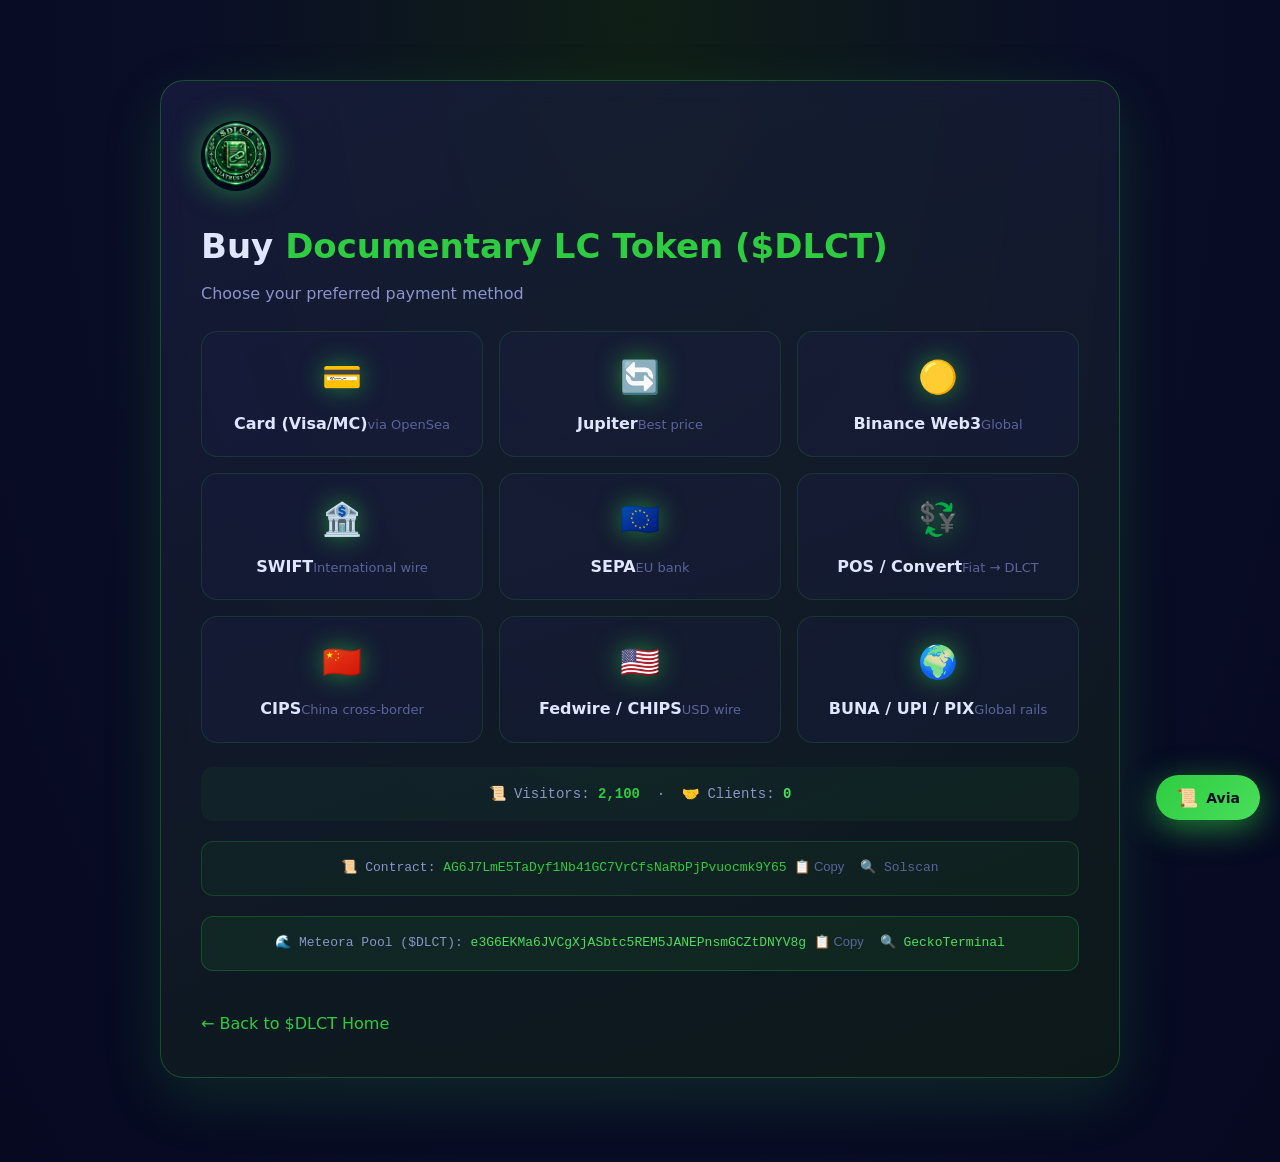
<file: buy.html>
<!DOCTYPE html>
<html lang="en">
<head>
<meta charset="UTF-8" />
<meta name="viewport" content="width=device-width, initial-scale=1.0"/>
<title>Buy $DLCT — Card, SWIFT, SEPA, Crypto</title>
<link rel="icon" href="dlct_logo.png" />
<link rel="stylesheet" href="ai-agent.css" />
<style>
* { margin: 0; padding: 0; box-sizing: border-box; }
body { font-family: 'Segoe UI', system-ui, sans-serif; background: radial-gradient(ellipse at top, #0F1F15 0%, #0A0E27 50%, #060920 100%); color: #E0E6FF; line-height: 1.6; padding-top: 80px; padding-bottom: 60px; }
.container { max-width: 1000px; margin: 0 auto; padding: 0 20px; }
.glass-card { background: linear-gradient(160deg, rgba(26,30,65,0.7), rgba(15,31,21,0.7)); backdrop-filter: blur(12px); border: 1px solid rgba(46,204,64,0.3); border-radius: 24px; padding: 40px; margin-bottom: 24px; box-shadow: 0 20px 60px rgba(46,204,64,0.15); }
.glass-card h1 { font-size: 34px; margin-bottom: 8px; }
.glass-card h1 .highlight { color: #2ECC40; }
.glass-card .sub { color: #8A94C8; margin-bottom: 24px; }
.method-grid { display: grid; grid-template-columns: 1fr 1fr 1fr; gap: 16px; margin-bottom: 24px; }
.method-card { background: rgba(26,30,65,0.4); border: 1px solid rgba(46,204,64,0.15); border-radius: 16px; padding: 20px 16px; text-align: center; transition: 0.3s; text-decoration: none; color: #E0E6FF; }
.method-card:hover { border-color: #2ECC40; transform: translateY(-4px); box-shadow: 0 15px 30px rgba(46,204,64,0.2); }
.method-card .icon { font-size: 32px; display: block; margin-bottom: 8px; filter: drop-shadow(0 0 12px rgba(46,204,64,0.6)); }
.method-card .name { font-weight: 600; }
.method-card .desc { font-size: 13px; color: #5A649A; }
.contract-box { background: rgba(46,204,64,0.05); border: 1px solid rgba(46,204,64,0.2); border-radius: 12px; padding: 16px; margin: 20px 0; text-align: center; font-size: 13px; color: #8A94C8; font-family: 'Courier New', monospace; }
.contract-box .addr { color: #2ECC40; }
.contract-box .copy-btn { background: transparent; border: none; color: #5A649A; cursor: pointer; font-size: 13px; }
.contract-box .copy-btn:hover { color: #2ECC40; }
.contract-box .solscan-link { color: #5A649A; text-decoration: none; font-size: 13px; margin-left: 8px; }
.contract-box .solscan-link:hover { color: #fff; }
.pool-box { background: rgba(46,204,64,0.08); border: 1px solid rgba(46,204,64,0.25); border-radius: 12px; padding: 16px; margin: 20px 0; text-align: center; font-size: 13px; color: #8A94C8; font-family: 'Courier New', monospace; }
.pool-box .addr { color: #4ADE5C; }
.pool-box .copy-btn { background: transparent; border: none; color: #5A649A; cursor: pointer; font-size: 13px; }
.pool-box .copy-btn:hover { color: #4ADE5C; }
.pool-box .link { color: #4ADE5C; text-decoration: none; font-size: 13px; margin-left: 8px; }
.pool-box .link:hover { color: #fff; }
.back-link { display: inline-block; margin-top: 20px; color: #2ECC40; text-decoration: none; font-weight: 500; }
.back-link:hover { text-decoration: underline; }
.logo-img { height: 70px; width: auto; margin-bottom: 20px; border-radius: 50%; box-shadow: 0 0 30px rgba(46,204,64,0.6); }
.counter-box { text-align: center; padding: 16px; background: rgba(46,204,64,0.05); border-radius: 12px; margin: 20px 0; font-size: 14px; color: #8A94C8; font-family: 'Courier New', monospace; }
.counter-box .counter-visitors { color: #2ECC40; font-weight: 600; }
.counter-box .counter-clients { color: #4ADE5C; font-weight: 600; }
@media (max-width: 700px) { .method-grid { grid-template-columns: 1fr 1fr; } .glass-card { padding: 24px; } }
@media (max-width: 450px) { .method-grid { grid-template-columns: 1fr; } .contract-box, .pool-box { font-size: 11px; } }
</style>
</head>
<body>
<div class="container">
<div class="glass-card">
<img src="dlct_logo.png" alt="$DLCT" class="logo-img" />
<h1>Buy <span class="highlight">Documentary LC Token ($DLCT)</span></h1>
<p class="sub">Choose your preferred payment method</p>

<div class="method-grid">
  <a href="https://opensea.io/token/solana/AG6J7LmE5TaDyf1Nb41GC7VrCfsNaRbPjPvuocmk9Y65" target="_blank" class="method-card"><span class="icon">💳</span><span class="name">Card (Visa/MC)</span><span class="desc">via OpenSea</span></a>
  <a href="https://jup.ag/tokens/AG6J7LmE5TaDyf1Nb41GC7VrCfsNaRbPjPvuocmk9Y65" target="_blank" class="method-card"><span class="icon">🔄</span><span class="name">Jupiter</span><span class="desc">Best price</span></a>
  <a href="https://app.binance.com/uni-qr/web3-token-details?tokenCA=AG6J7LmE5TaDyf1Nb41GC7VrCfsNaRbPjPvuocmk9Y65" target="_blank" class="method-card"><span class="icon">🟡</span><span class="name">Binance Web3</span><span class="desc">Global</span></a>
  <a href="https://www.binance.com/" target="_blank" class="method-card"><span class="icon">🏦</span><span class="name">SWIFT</span><span class="desc">International wire</span></a>
  <a href="https://www.okx.com/" target="_blank" class="method-card"><span class="icon">🇪🇺</span><span class="name">SEPA</span><span class="desc">EU bank</span></a>
  <a href="https://www.binance.com/en/convert" target="_blank" class="method-card"><span class="icon">💱</span><span class="name">POS / Convert</span><span class="desc">Fiat → DLCT</span></a>
  <a href="https://www.okx.com/" target="_blank" class="method-card"><span class="icon">🇨🇳</span><span class="name">CIPS</span><span class="desc">China cross-border</span></a>
  <a href="https://www.kraken.com/" target="_blank" class="method-card"><span class="icon">🇺🇸</span><span class="name">Fedwire / CHIPS</span><span class="desc">USD wire</span></a>
  <a href="https://www.binance.com/" target="_blank" class="method-card"><span class="icon">🌍</span><span class="name">BUNA / UPI / PIX</span><span class="desc">Global rails</span></a>
</div>

<div class="counter-box">
  📜 Visitors: <span class="counter-visitors">2,030</span>
  &nbsp;·&nbsp;
  🤝 Clients: <span class="counter-clients">0</span>
</div>

<div class="contract-box">
  📜 Contract: <span class="addr">AG6J7LmE5TaDyf1Nb41GC7VrCfsNaRbPjPvuocmk9Y65</span>
  <button onclick="navigator.clipboard.writeText('AG6J7LmE5TaDyf1Nb41GC7VrCfsNaRbPjPvuocmk9Y65')" class="copy-btn">📋 Copy</button>
  <a href="https://solscan.io/token/AG6J7LmE5TaDyf1Nb41GC7VrCfsNaRbPjPvuocmk9Y65" target="_blank" class="solscan-link">🔍 Solscan</a>
</div>

<div class="pool-box">
  🌊 Meteora Pool ($DLCT): <span class="addr">e3G6EKMa6JVCgXjASbtc5REM5JANEPnsmGCZtDNYV8g</span>
  <button onclick="navigator.clipboard.writeText('e3G6EKMa6JVCgXjASbtc5REM5JANEPnsmGCZtDNYV8g')" class="copy-btn">📋 Copy</button>
  <a href="https://www.geckoterminal.com/solana/pools/e3G6EKMa6JVCgXjASbtc5REM5JANEPnsmGCZtDNYV8g" target="_blank" class="link">🔍 GeckoTerminal</a>
</div>

<a href="index.html" class="back-link">← Back to $DLCT Home</a>
</div>
</div>
<script src="counter.js"></script>
<script src="ai-agent.js"></script>
</body>
</html>
</file>
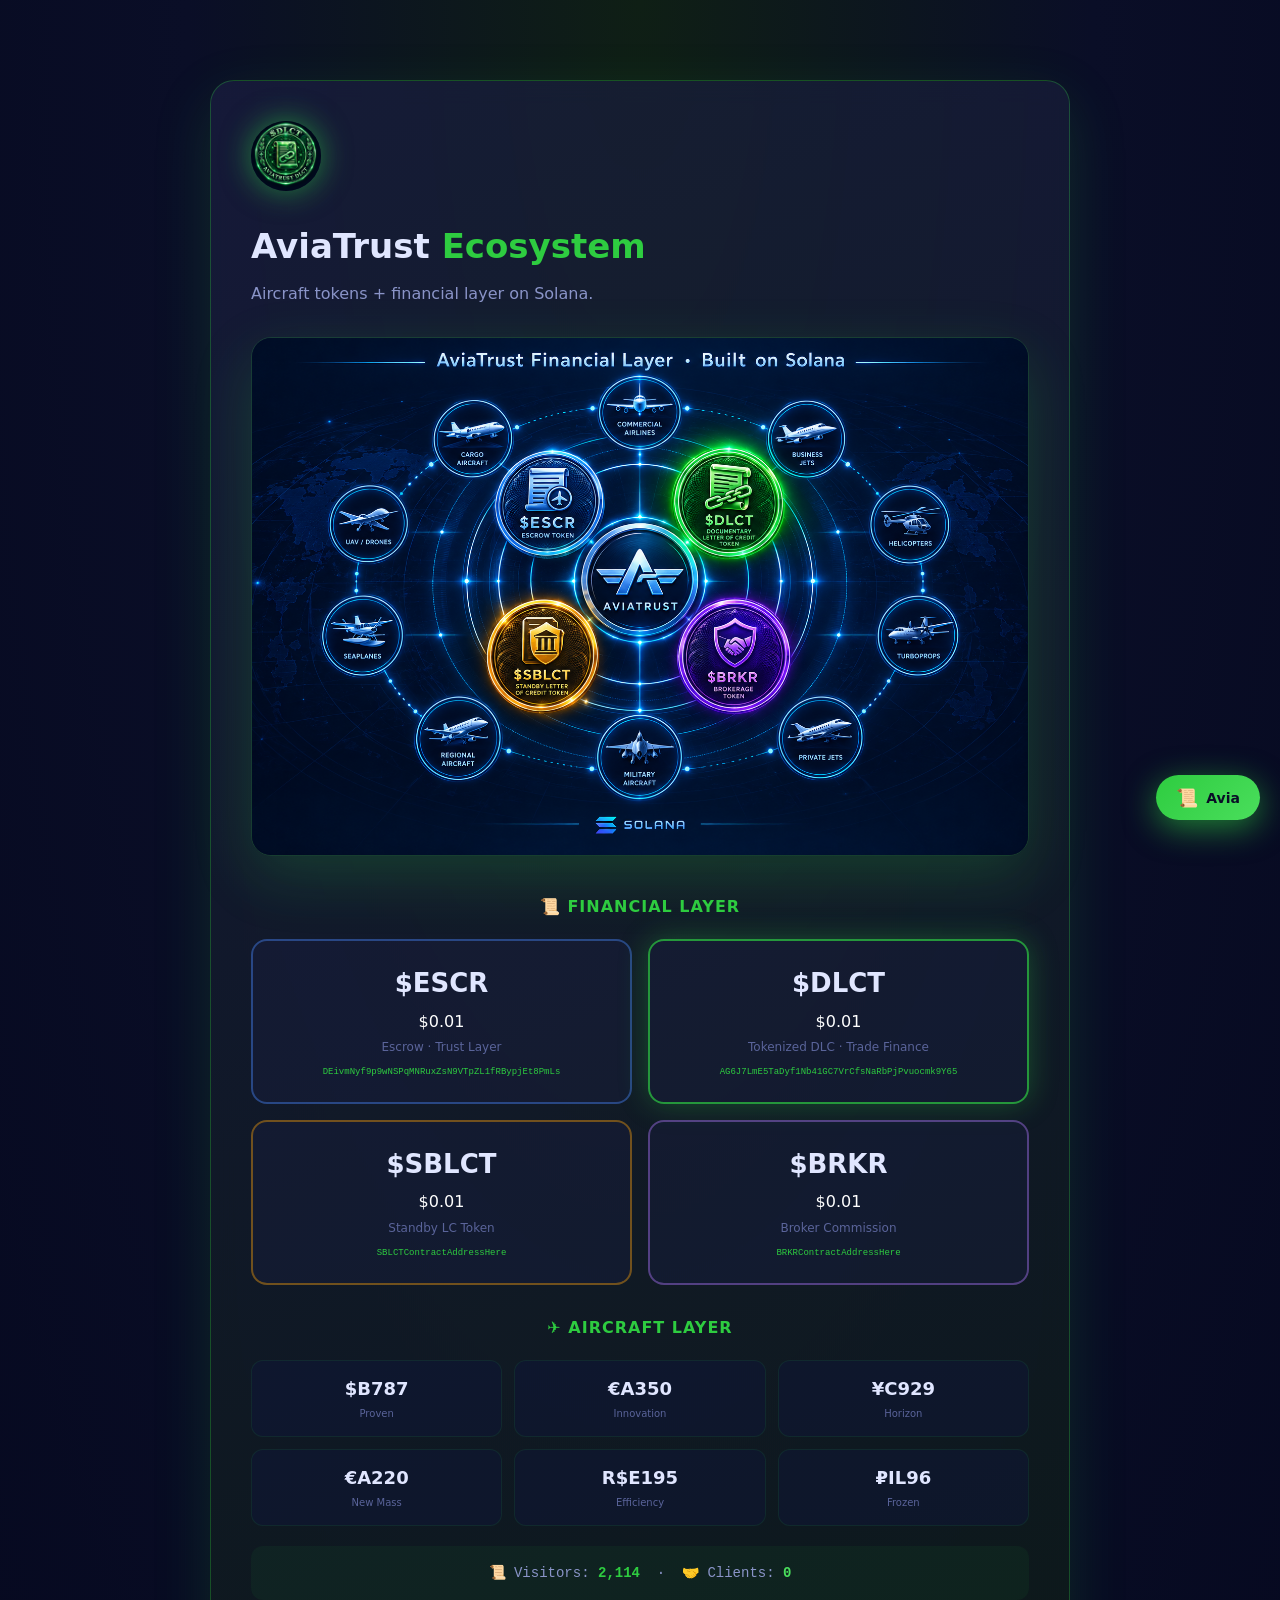
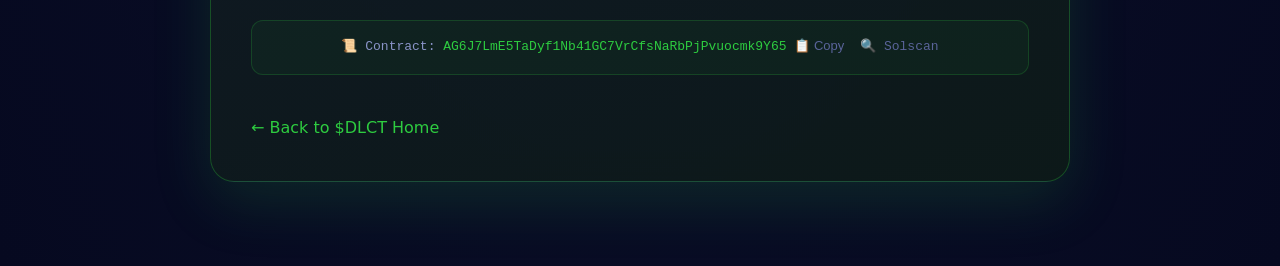
<file: ecosystem.html>
<!DOCTYPE html>
<html lang="en">
<head>
<meta charset="UTF-8" />
<meta name="viewport" content="width=device-width, initial-scale=1.0"/>
<title>$DLCT — AviaTrust Ecosystem</title>
<link rel="icon" href="dlct_logo.png" />
<link rel="stylesheet" href="ai-agent.css" />
<style>
* { margin: 0; padding: 0; box-sizing: border-box; }
body { font-family: 'Segoe UI', system-ui, sans-serif; background: radial-gradient(ellipse at top, #0F1F15 0%, #0A0E27 50%, #060920 100%); color: #E0E6FF; line-height: 1.6; padding-top: 80px; padding-bottom: 60px; }
.container { max-width: 900px; margin: 0 auto; padding: 0 20px; }
.glass-card { background: linear-gradient(160deg, rgba(26,30,65,0.7), rgba(15,31,21,0.7)); backdrop-filter: blur(12px); border: 1px solid rgba(46,204,64,0.3); border-radius: 24px; padding: 40px; margin-bottom: 24px; box-shadow: 0 20px 60px rgba(46,204,64,0.15); }
.glass-card h1 { font-size: 34px; margin-bottom: 8px; }
.glass-card h1 .highlight { color: #2ECC40; }
.glass-card .sub { color: #8A94C8; margin-bottom: 24px; }
.image-block { max-width: 100%; margin: 30px auto; text-align: center; }
.image-block img { max-width: 100%; border-radius: 20px; border: 1px solid rgba(46,204,64,0.2); box-shadow: 0 20px 60px rgba(46,204,64,0.2); }
.section-subtitle { text-align: center; margin: 30px 0 16px; color: #2ECC40; font-size: 16px; font-weight: 600; text-transform: uppercase; letter-spacing: 1px; }
.token-row { display: grid; grid-template-columns: repeat(2, 1fr); gap: 16px; margin: 20px 0; }
.token-card { background: rgba(26,30,65,0.4); border: 2px solid rgba(46,204,64,0.2); border-radius: 16px; padding: 22px 16px; text-align: center; transition: 0.3s; }
.token-card:hover { transform: translateY(-3px); box-shadow: 0 15px 30px rgba(46,204,64,0.2); }
.token-card .symbol { font-size: 26px; font-weight: 700; }
.token-card .price { font-size: 16px; color: #fff; margin-top: 4px; }
.token-card .desc { font-size: 12px; color: #5A649A; margin-top: 4px; }
.token-card .contract { font-size: 9px; font-family: 'Courier New', monospace; color: #2ECC40; margin-top: 8px; word-break: break-all; }
.token-card.escr { border-color: rgba(74,140,255,0.4); }
.token-card.dlct { border-color: rgba(46,204,64,0.7); box-shadow: 0 0 30px rgba(46,204,64,0.3); }
.token-card.sblct { border-color: rgba(255,165,0,0.4); }
.token-card.brkr { border-color: rgba(181,123,255,0.4); }
.aircraft-row { display: grid; grid-template-columns: repeat(3, 1fr); gap: 12px; margin: 20px 0; }
.aircraft-card { background: rgba(15,20,64,0.4); border: 1px solid rgba(46,204,64,0.1); border-radius: 12px; padding: 14px 10px; text-align: center; }
.aircraft-card .symbol { font-size: 18px; font-weight: 700; }
.aircraft-card .desc { font-size: 10px; color: #5A649A; margin-top: 2px; }
.contract-box { background: rgba(46,204,64,0.05); border: 1px solid rgba(46,204,64,0.2); border-radius: 12px; padding: 16px; margin: 20px 0; text-align: center; font-size: 13px; color: #8A94C8; font-family: 'Courier New', monospace; }
.contract-box .addr { color: #2ECC40; }
.contract-box .copy-btn { background: transparent; border: none; color: #5A649A; cursor: pointer; font-size: 13px; }
.contract-box .copy-btn:hover { color: #2ECC40; }
.contract-box .solscan-link { color: #5A649A; text-decoration: none; font-size: 13px; margin-left: 8px; }
.contract-box .solscan-link:hover { color: #fff; }
.counter-box { text-align: center; padding: 16px; background: rgba(46,204,64,0.05); border-radius: 12px; margin: 20px 0; font-size: 14px; color: #8A94C8; font-family: 'Courier New', monospace; }
.counter-box .counter-visitors { color: #2ECC40; font-weight: 600; }
.counter-box .counter-clients { color: #4ADE5C; font-weight: 600; }
.back-link { display: inline-block; margin-top: 20px; color: #2ECC40; text-decoration: none; font-weight: 500; }
.logo-img { height: 70px; width: auto; margin-bottom: 20px; border-radius: 50%; box-shadow: 0 0 30px rgba(46,204,64,0.6); }
@media (max-width: 800px) { .token-row { grid-template-columns: 1fr; } .aircraft-row { grid-template-columns: 1fr 1fr; } .glass-card { padding: 24px; } }
</style>
</head>
<body>
<div class="container">
<div class="glass-card">
<img src="dlct_logo.png" alt="$DLCT" class="logo-img" />
<h1>AviaTrust <span class="highlight">Ecosystem</span></h1>
<p class="sub">Aircraft tokens + financial layer on Solana.</p>

<div class="image-block">
  <img src="dlct_ecosystem_map.png" alt="AviaTrust Ecosystem" />
</div>

<div class="section-subtitle">📜 Financial Layer</div>
<div class="token-row">
  <div class="token-card escr"><div class="symbol">$ESCR</div><div class="price">$0.01</div><div class="desc">Escrow · Trust Layer</div><div class="contract">DEivmNyf9p9wNSPqMNRuxZsN9VTpZL1fRBypjEt8PmLs</div></div>
  <div class="token-card dlct"><div class="symbol">$DLCT</div><div class="price">$0.01</div><div class="desc">Tokenized DLC · Trade Finance</div><div class="contract">AG6J7LmE5TaDyf1Nb41GC7VrCfsNaRbPjPvuocmk9Y65</div></div>
  <div class="token-card sblct"><div class="symbol">$SBLCT</div><div class="price">$0.01</div><div class="desc">Standby LC Token</div><div class="contract">SBLCTContractAddressHere</div></div>
  <div class="token-card brkr"><div class="symbol">$BRKR</div><div class="price">$0.01</div><div class="desc">Broker Commission</div><div class="contract">BRKRContractAddressHere</div></div>
</div>

<div class="section-subtitle">✈️ Aircraft Layer</div>
<div class="aircraft-row">
  <div class="aircraft-card"><div class="symbol">$B787</div><div class="desc">Proven</div></div>
  <div class="aircraft-card"><div class="symbol">€A350</div><div class="desc">Innovation</div></div>
  <div class="aircraft-card"><div class="symbol">¥C929</div><div class="desc">Horizon</div></div>
  <div class="aircraft-card"><div class="symbol">€A220</div><div class="desc">New Mass</div></div>
  <div class="aircraft-card"><div class="symbol">R$E195</div><div class="desc">Efficiency</div></div>
  <div class="aircraft-card"><div class="symbol">₽IL96</div><div class="desc">Frozen</div></div>
</div>

<div class="counter-box">
  📜 Visitors: <span class="counter-visitors">2,030</span>
  &nbsp;·&nbsp;
  🤝 Clients: <span class="counter-clients">0</span>
</div>

<div class="contract-box">
  📜 Contract: <span class="addr">AG6J7LmE5TaDyf1Nb41GC7VrCfsNaRbPjPvuocmk9Y65</span>
  <button onclick="navigator.clipboard.writeText('AG6J7LmE5TaDyf1Nb41GC7VrCfsNaRbPjPvuocmk9Y65')" class="copy-btn">📋 Copy</button>
  <a href="https://solscan.io/token/AG6J7LmE5TaDyf1Nb41GC7VrCfsNaRbPjPvuocmk9Y65" target="_blank" class="solscan-link">🔍 Solscan</a>
</div>

<a href="index.html" class="back-link">← Back to $DLCT Home</a>
</div>
</div>
<script src="counter.js"></script>
<script src="ai-agent.js"></script>
</body>
</html>
</file>
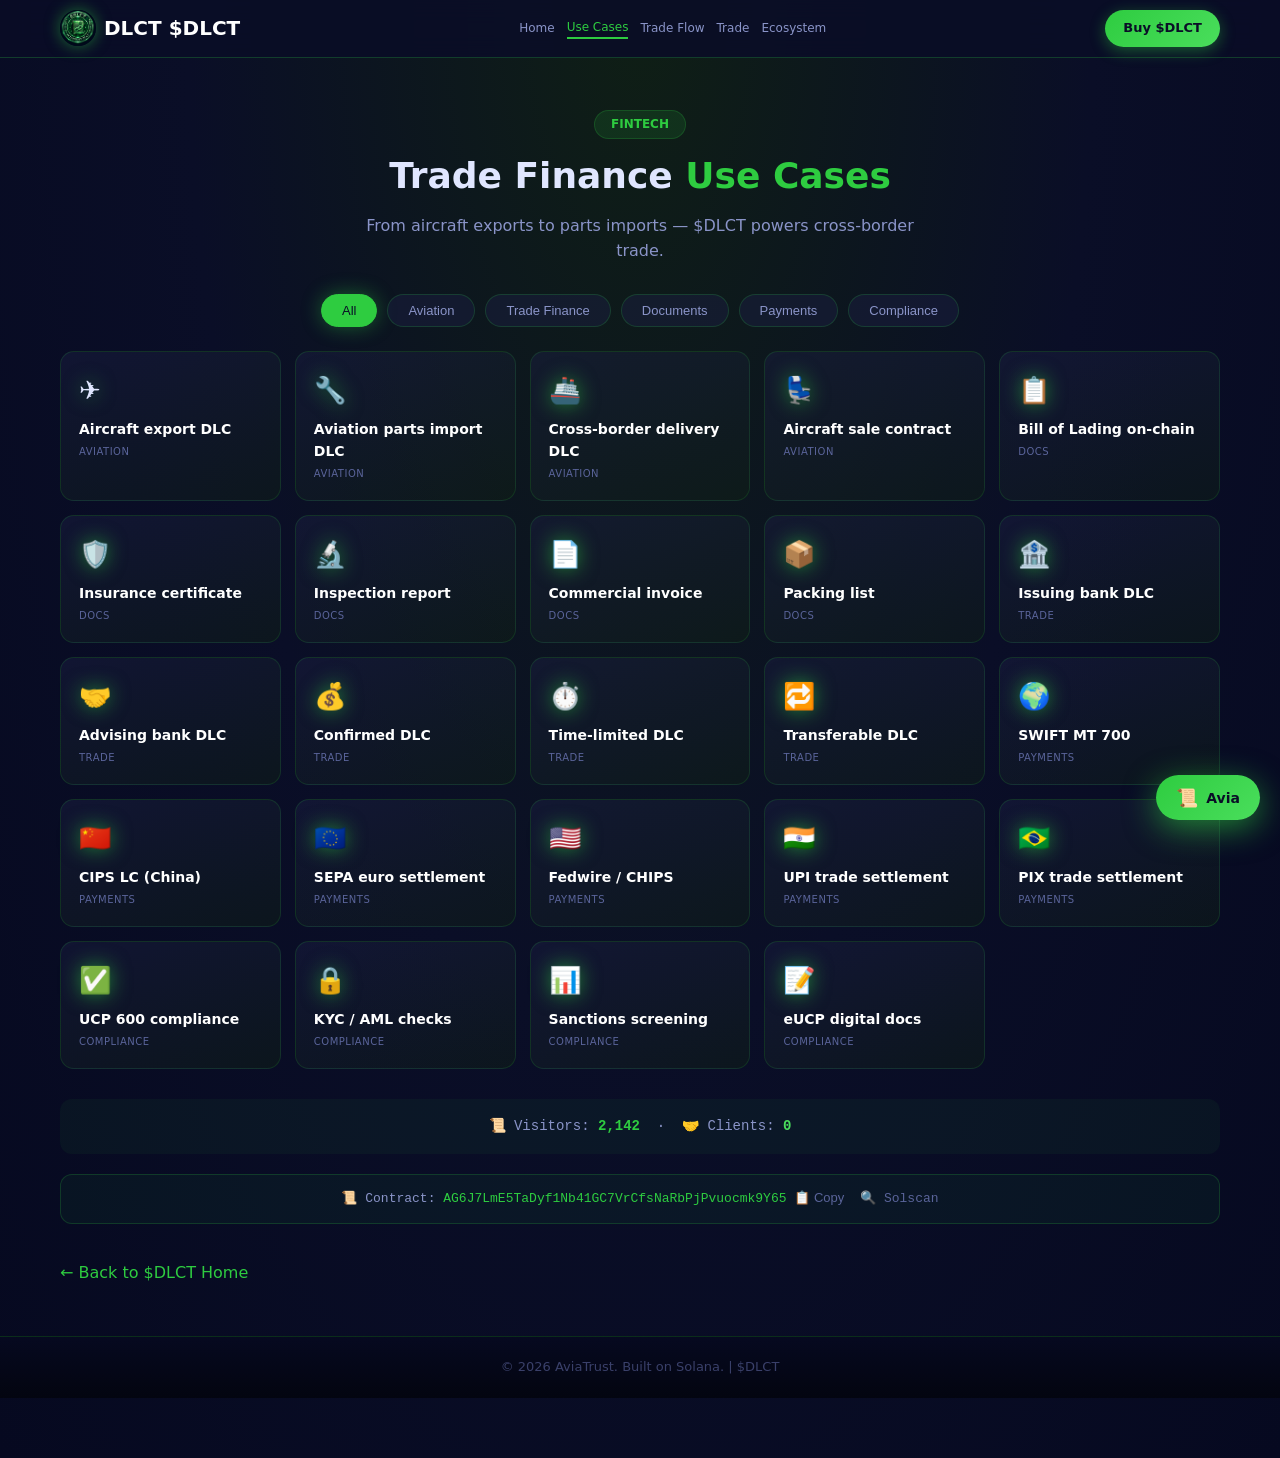
<file: fintech1.html>
<!DOCTYPE html>
<html lang="en">
<head>
<meta charset="UTF-8" />
<meta name="viewport" content="width=device-width, initial-scale=1.0"/>
<title>$DLCT — Trade Finance Use Cases</title>
<link rel="icon" href="dlct_logo.png" />
<link rel="stylesheet" href="ai-agent.css" />
<style>
* { margin: 0; padding: 0; box-sizing: border-box; }
body { font-family: 'Segoe UI', system-ui, sans-serif; background: radial-gradient(ellipse at top, #0F1F15 0%, #0A0E27 50%, #060920 100%); color: #E0E6FF; line-height: 1.6; padding-top: 80px; padding-bottom: 60px; }
.container { max-width: 1200px; margin: 0 auto; padding: 0 20px; }
header { position: fixed; top: 0; left: 0; width: 100%; background: rgba(10,14,39,0.92); backdrop-filter: blur(12px); z-index: 100; border-bottom: 1px solid rgba(46,204,64,0.25); padding: 10px 0; }
.header-inner { display: flex; align-items: center; justify-content: space-between; flex-wrap: wrap; gap: 10px; }
.logo { display: flex; align-items: center; gap: 8px; }
.logo img { height: 36px; width: auto; border-radius: 50%; box-shadow: 0 0 15px rgba(46,204,64,0.5); }
.logo-text { font-size: 20px; font-weight: 700; color: #fff; }
nav { display: flex; gap: 12px; flex-wrap: wrap; align-items: center; }
nav a { color: #8A94C8; text-decoration: none; font-size: 12px; font-weight: 500; transition: 0.3s; }
nav a:hover { color: #2ECC40; }
nav a.active { color: #2ECC40; border-bottom: 2px solid #2ECC40; }
.btn-primary { background: linear-gradient(135deg, #2ECC40 0%, #4ADE5C 100%); color: #0A0E27; padding: 8px 18px; border-radius: 30px; font-weight: 700; text-decoration: none; font-size: 13px; box-shadow: 0 4px 15px rgba(46,204,64,0.4); }
.btn-primary:hover { transform: translateY(-2px); }
section { padding: 30px 0; }
.section-header { text-align: center; margin-bottom: 30px; }
.section-tag { display: inline-block; background: rgba(46,204,64,0.12); color: #2ECC40; padding: 4px 16px; border-radius: 20px; font-size: 12px; font-weight: 600; text-transform: uppercase; border: 1px solid rgba(46,204,64,0.2); }
.section-header h1 { font-size: 36px; font-weight: 700; margin: 8px 0; }
.section-header h1 .highlight { color: #2ECC40; }
.section-header p { color: #8A94C8; max-width: 600px; margin: 0 auto; }
.categories { display: flex; gap: 10px; flex-wrap: wrap; justify-content: center; margin-bottom: 24px; }
.cat-btn { background: rgba(26,30,65,0.5); border: 1px solid rgba(46,204,64,0.2); color: #8A94C8; padding: 8px 20px; border-radius: 30px; font-size: 13px; cursor: pointer; transition: 0.3s; }
.cat-btn.active, .cat-btn:hover { background: #2ECC40; color: #0A0E27; border-color: #2ECC40; box-shadow: 0 0 20px rgba(46,204,64,0.4); }
.fintech-grid { display: grid; grid-template-columns: repeat(auto-fill, minmax(220px, 1fr)); gap: 14px; margin-bottom: 30px; }
.fintech-card { background: linear-gradient(160deg, rgba(26,30,65,0.5), rgba(15,31,21,0.5)); border: 1px solid rgba(46,204,64,0.15); border-radius: 14px; padding: 18px; transition: 0.3s; }
.fintech-card:hover { border-color: #2ECC40; background: rgba(46,204,64,0.08); transform: translateY(-3px); }
.fintech-card .fc-icon { font-size: 26px; filter: drop-shadow(0 0 10px rgba(46,204,64,0.6)); }
.fintech-card .fc-title { font-size: 14px; font-weight: 600; color: #fff; margin-top: 6px; }
.fintech-card .fc-cat { font-size: 10px; text-transform: uppercase; color: #5A649A; letter-spacing: 0.5px; margin-top: 4px; }
.contract-box { background: rgba(46,204,64,0.05); border: 1px solid rgba(46,204,64,0.2); border-radius: 12px; padding: 14px; margin: 20px 0; text-align: center; font-size: 13px; color: #8A94C8; font-family: 'Courier New', monospace; }
.contract-box .addr { color: #2ECC40; }
.contract-box .copy-btn { background: transparent; border: none; color: #5A649A; cursor: pointer; font-size: 13px; }
.contract-box .copy-btn:hover { color: #2ECC40; }
.contract-box .solscan-link { color: #5A649A; text-decoration: none; font-size: 13px; margin-left: 8px; }
.contract-box .solscan-link:hover { color: #fff; }
.counter-box { text-align: center; padding: 16px; background: rgba(46,204,64,0.05); border-radius: 12px; margin: 20px 0; font-size: 14px; color: #8A94C8; font-family: 'Courier New', monospace; }
.counter-box .counter-visitors { color: #2ECC40; font-weight: 600; }
.counter-box .counter-clients { color: #4ADE5C; font-weight: 600; }
.back-link { display: inline-block; margin-top: 16px; color: #2ECC40; text-decoration: none; font-weight: 500; }
footer { background: linear-gradient(180deg, #060920, #030510); padding: 20px 0; text-align: center; border-top: 1px solid rgba(46,204,64,0.2); margin-top: 20px; }
footer p { color: #3A406A; font-size: 13px; }
@media (max-width: 768px) { .section-header h1 { font-size: 26px; } .fintech-grid { grid-template-columns: 1fr 1fr; } }
@media (max-width: 480px) { .fintech-grid { grid-template-columns: 1fr; } }
</style>
</head>
<body>
<header>
  <div class="container header-inner">
    <div class="logo"><img src="dlct_logo.png" alt="$DLCT" /><span class="logo-text">DLCT $DLCT</span></div>
    <nav>
      <a href="index.html">Home</a>
      <a href="fintech1.html" class="active">Use Cases</a>
      <a href="fintech2.html">Trade Flow</a>
      <a href="trade.html">Trade</a>
      <a href="ecosystem.html">Ecosystem</a>
    </nav>
    <a href="buy.html" class="btn-primary">Buy $DLCT</a>
  </div>
</header>

<section>
  <div class="container">
    <div class="section-header">
      <span class="section-tag">Fintech</span>
      <h1>Trade Finance <span class="highlight">Use Cases</span></h1>
      <p>From aircraft exports to parts imports — $DLCT powers cross-border trade.</p>
    </div>
    <div class="categories">
      <button class="cat-btn active" data-cat="all">All</button>
      <button class="cat-btn" data-cat="aviation">Aviation</button>
      <button class="cat-btn" data-cat="trade">Trade Finance</button>
      <button class="cat-btn" data-cat="docs">Documents</button>
      <button class="cat-btn" data-cat="payments">Payments</button>
      <button class="cat-btn" data-cat="compliance">Compliance</button>
    </div>
    <div class="fintech-grid" id="fintechGrid"></div>
    <div class="counter-box">
      📜 Visitors: <span class="counter-visitors">2,030</span>
      &nbsp;·&nbsp;
      🤝 Clients: <span class="counter-clients">0</span>
    </div>
    <div class="contract-box">
      📜 Contract: <span class="addr">AG6J7LmE5TaDyf1Nb41GC7VrCfsNaRbPjPvuocmk9Y65</span>
      <button onclick="navigator.clipboard.writeText('AG6J7LmE5TaDyf1Nb41GC7VrCfsNaRbPjPvuocmk9Y65')" class="copy-btn">📋 Copy</button>
      <a href="https://solscan.io/token/AG6J7LmE5TaDyf1Nb41GC7VrCfsNaRbPjPvuocmk9Y65" target="_blank" class="solscan-link">🔍 Solscan</a>
    </div>
    <a href="index.html" class="back-link">← Back to $DLCT Home</a>
  </div>
</section>

<footer><div class="container"><p>© 2026 AviaTrust. Built on Solana. | $DLCT</p></div></footer>

<script>
const ideas = [
  { icon: '✈️', title: 'Aircraft export DLC', cat: 'aviation' },
  { icon: '🔧', title: 'Aviation parts import DLC', cat: 'aviation' },
  { icon: '🚢', title: 'Cross-border delivery DLC', cat: 'aviation' },
  { icon: '💺', title: 'Aircraft sale contract', cat: 'aviation' },
  { icon: '📋', title: 'Bill of Lading on-chain', cat: 'docs' },
  { icon: '🛡️', title: 'Insurance certificate', cat: 'docs' },
  { icon: '🔬', title: 'Inspection report', cat: 'docs' },
  { icon: '📄', title: 'Commercial invoice', cat: 'docs' },
  { icon: '📦', title: 'Packing list', cat: 'docs' },
  { icon: '🏦', title: 'Issuing bank DLC', cat: 'trade' },
  { icon: '🤝', title: 'Advising bank DLC', cat: 'trade' },
  { icon: '💰', title: 'Confirmed DLC', cat: 'trade' },
  { icon: '⏱️', title: 'Time-limited DLC', cat: 'trade' },
  { icon: '🔁', title: 'Transferable DLC', cat: 'trade' },
  { icon: '🌍', title: 'SWIFT MT 700', cat: 'payments' },
  { icon: '🇨🇳', title: 'CIPS LC (China)', cat: 'payments' },
  { icon: '🇪🇺', title: 'SEPA euro settlement', cat: 'payments' },
  { icon: '🇺🇸', title: 'Fedwire / CHIPS', cat: 'payments' },
  { icon: '🇮🇳', title: 'UPI trade settlement', cat: 'payments' },
  { icon: '🇧🇷', title: 'PIX trade settlement', cat: 'payments' },
  { icon: '✅', title: 'UCP 600 compliance', cat: 'compliance' },
  { icon: '🔒', title: 'KYC / AML checks', cat: 'compliance' },
  { icon: '📊', title: 'Sanctions screening', cat: 'compliance' },
  { icon: '📝', title: 'eUCP digital docs', cat: 'compliance' }
];

const grid = document.getElementById('fintechGrid');
function render(category) {
  if (!category) category = 'all';
  grid.innerHTML = '';
  const filtered = category === 'all' ? ideas : ideas.filter(i => i.cat === category);
  filtered.forEach(idea => {
    const card = document.createElement('div');
    card.className = 'fintech-card';
    card.innerHTML = '<div class="fc-icon">' + idea.icon + '</div><div class="fc-title">' + idea.title + '</div><div class="fc-cat">' + idea.cat + '</div>';
    grid.appendChild(card);
  });
}
render('all');
document.querySelectorAll('.cat-btn').forEach(btn => {
  btn.addEventListener('click', function() {
    document.querySelectorAll('.cat-btn').forEach(b => b.classList.remove('active'));
    this.classList.add('active');
    render(this.dataset.cat);
  });
});
</script>
<script src="counter.js"></script>
<script src="ai-agent.js"></script>
</body>
</html>
</file>
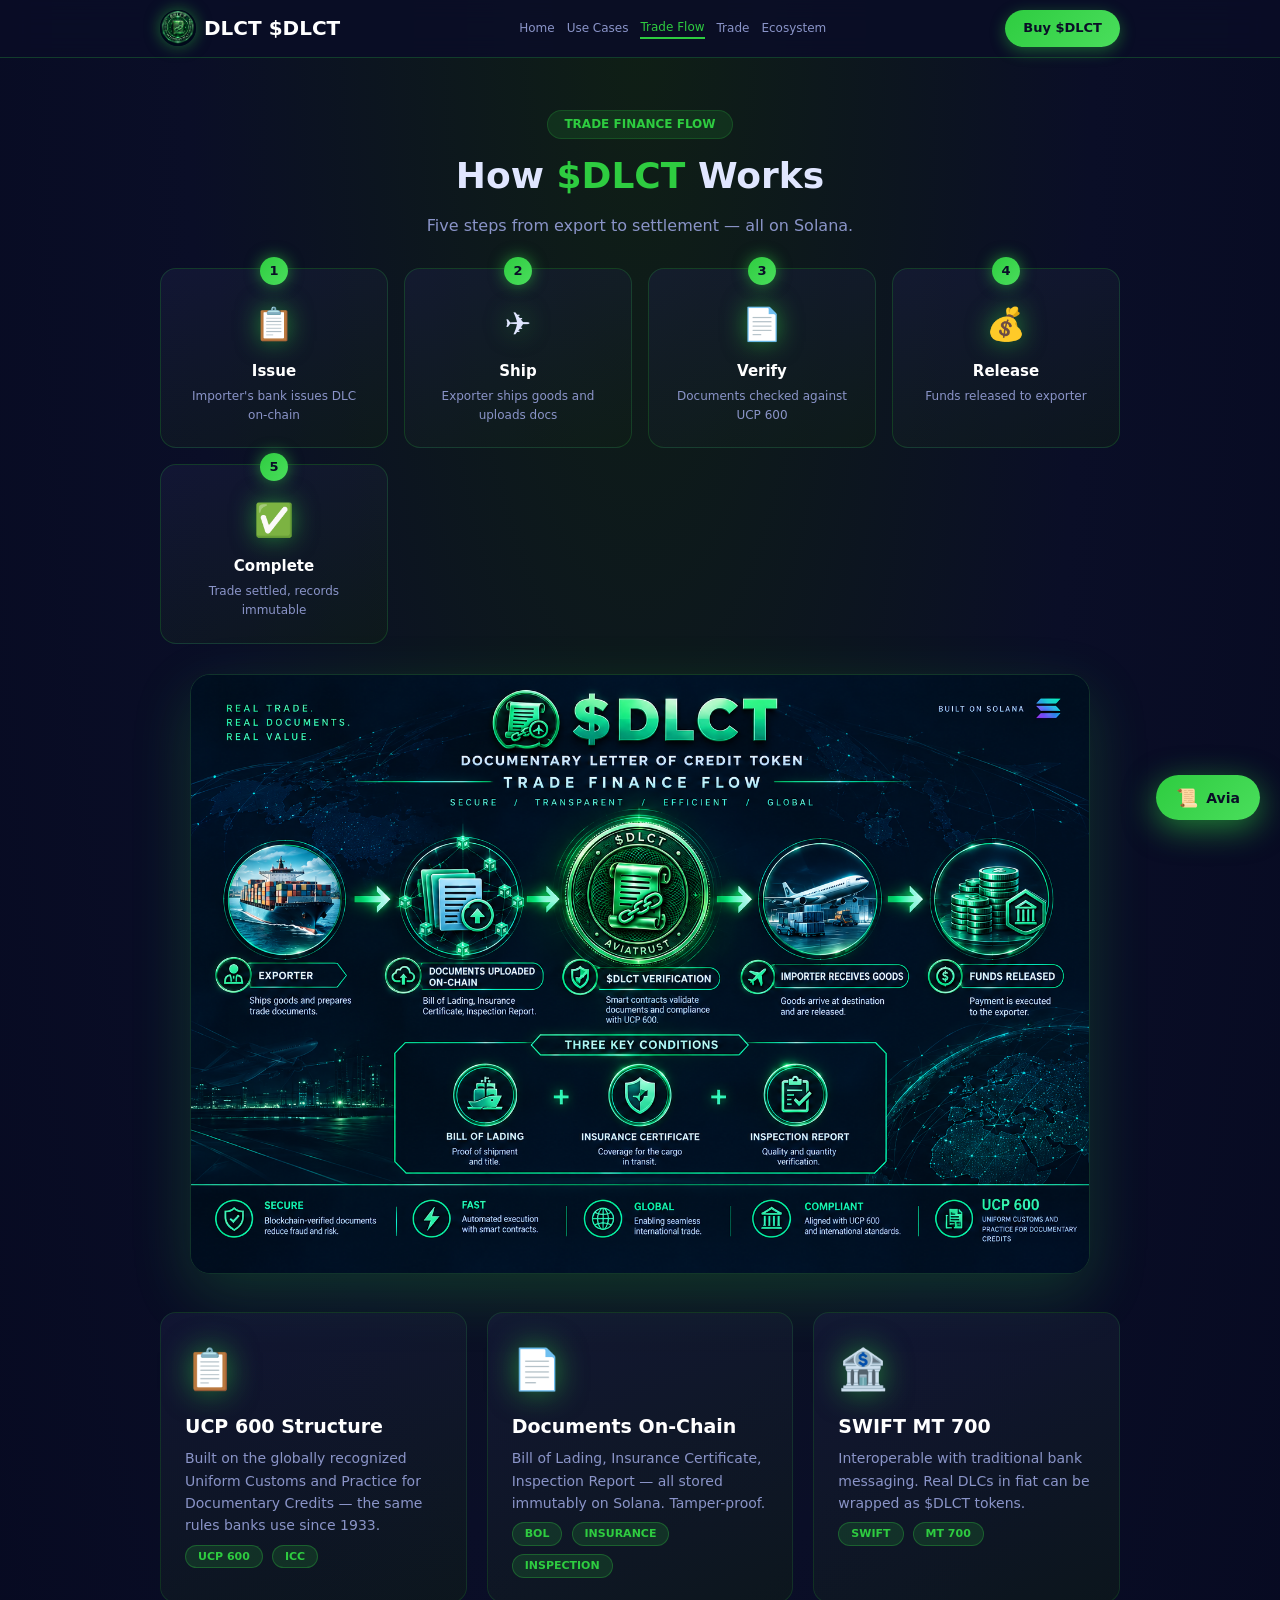
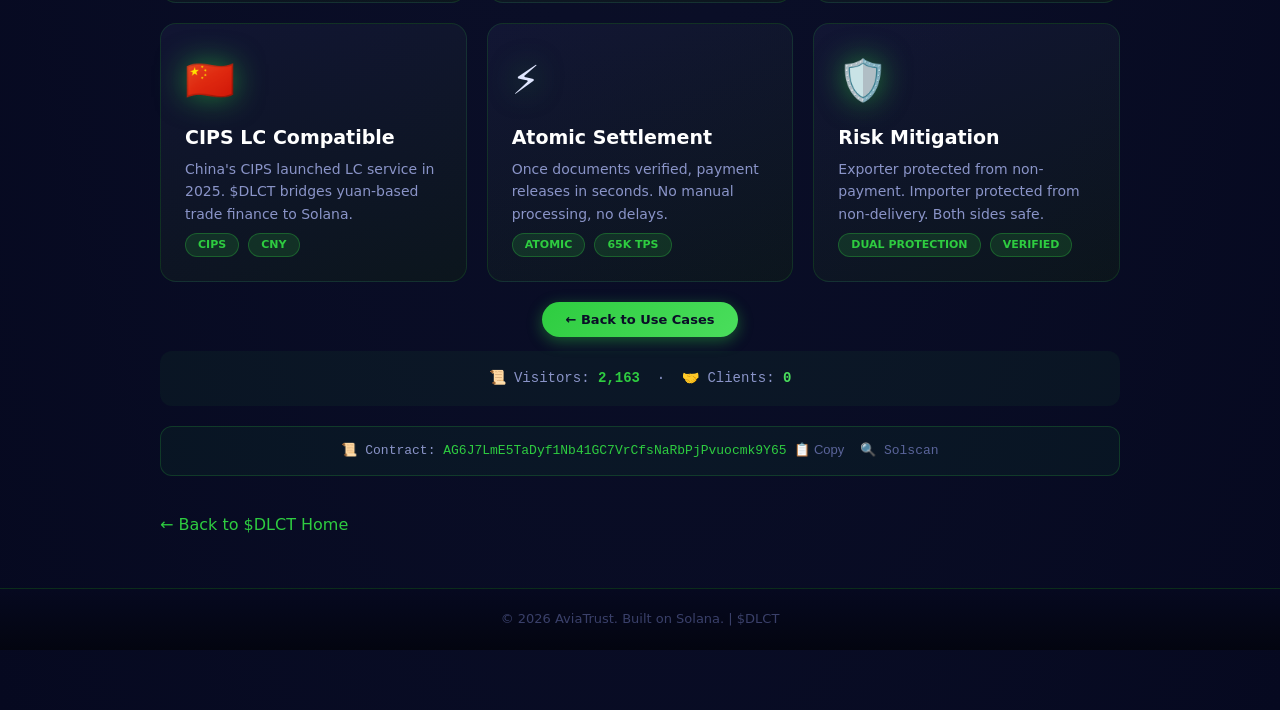
<file: fintech2.html>
<!DOCTYPE html>
<html lang="en">
<head>
<meta charset="UTF-8" />
<meta name="viewport" content="width=device-width, initial-scale=1.0"/>
<title>$DLCT — Trade Finance Flow</title>
<link rel="icon" href="dlct_logo.png" />
<link rel="stylesheet" href="ai-agent.css" />
<style>
* { margin: 0; padding: 0; box-sizing: border-box; }
body { font-family: 'Segoe UI', system-ui, sans-serif; background: radial-gradient(ellipse at top, #0F1F15 0%, #0A0E27 50%, #060920 100%); color: #E0E6FF; line-height: 1.6; padding-top: 80px; padding-bottom: 60px; }
.container { max-width: 1000px; margin: 0 auto; padding: 0 20px; }
header { position: fixed; top: 0; left: 0; width: 100%; background: rgba(10,14,39,0.92); backdrop-filter: blur(12px); z-index: 100; border-bottom: 1px solid rgba(46,204,64,0.25); padding: 10px 0; }
.header-inner { display: flex; align-items: center; justify-content: space-between; flex-wrap: wrap; gap: 10px; }
.logo { display: flex; align-items: center; gap: 8px; }
.logo img { height: 36px; width: auto; border-radius: 50%; box-shadow: 0 0 15px rgba(46,204,64,0.5); }
.logo-text { font-size: 20px; font-weight: 700; color: #fff; }
nav { display: flex; gap: 12px; flex-wrap: wrap; align-items: center; }
nav a { color: #8A94C8; text-decoration: none; font-size: 12px; font-weight: 500; }
nav a:hover { color: #2ECC40; }
nav a.active { color: #2ECC40; border-bottom: 2px solid #2ECC40; }
.btn-primary { background: linear-gradient(135deg, #2ECC40 0%, #4ADE5C 100%); color: #0A0E27; padding: 8px 18px; border-radius: 30px; font-weight: 700; text-decoration: none; font-size: 13px; box-shadow: 0 4px 15px rgba(46,204,64,0.4); }
section { padding: 30px 0; }
.section-header { text-align: center; margin-bottom: 30px; }
.section-tag { display: inline-block; background: rgba(46,204,64,0.12); color: #2ECC40; padding: 4px 16px; border-radius: 20px; font-size: 12px; font-weight: 600; text-transform: uppercase; border: 1px solid rgba(46,204,64,0.2); }
.section-header h1 { font-size: 36px; font-weight: 700; margin: 8px 0; }
.section-header h1 .highlight { color: #2ECC40; }
.section-header p { color: #8A94C8; max-width: 600px; margin: 0 auto; }
.flow-steps { display: grid; grid-template-columns: repeat(auto-fit, minmax(180px, 1fr)); gap: 16px; margin: 30px 0; }
.flow-step { background: linear-gradient(160deg, rgba(26,30,65,0.5), rgba(15,31,21,0.5)); border: 1px solid rgba(46,204,64,0.2); border-radius: 16px; padding: 22px; text-align: center; position: relative; }
.flow-step .step-num { position: absolute; top: -12px; left: 50%; transform: translateX(-50%); background: linear-gradient(135deg, #2ECC40, #4ADE5C); color: #0A0E27; width: 28px; height: 28px; border-radius: 50%; display: flex; align-items: center; justify-content: center; font-weight: 700; font-size: 13px; box-shadow: 0 0 15px rgba(46,204,64,0.6); }
.flow-step .step-icon { font-size: 32px; margin: 8px 0; filter: drop-shadow(0 0 12px rgba(46,204,64,0.6)); }
.flow-step h4 { color: #fff; font-size: 15px; margin-bottom: 4px; }
.flow-step p { color: #8A94C8; font-size: 12px; }
.rwa-grid { display: grid; grid-template-columns: repeat(auto-fit, minmax(260px, 1fr)); gap: 20px; margin-bottom: 24px; }
.rwa-card { background: linear-gradient(160deg, rgba(26,30,65,0.5), rgba(15,31,21,0.5)); border: 1px solid rgba(46,204,64,0.15); border-radius: 16px; padding: 24px; transition: 0.3s; }
.rwa-card:hover { border-color: #2ECC40; transform: translateY(-4px); box-shadow: 0 20px 40px rgba(46,204,64,0.2); }
.rwa-card .rwa-icon { font-size: 40px; margin-bottom: 10px; filter: drop-shadow(0 0 15px rgba(46,204,64,0.6)); }
.rwa-card h3 { color: #fff; font-size: 19px; margin-bottom: 6px; }
.rwa-card p { color: #8A94C8; font-size: 14px; }
.feature-badge { display: inline-block; background: rgba(46,204,64,0.15); color: #2ECC40; padding: 2px 12px; border-radius: 20px; font-size: 11px; font-weight: 600; text-transform: uppercase; margin-top: 8px; margin-right: 4px; border: 1px solid rgba(46,204,64,0.3); }
.image-block { max-width: 900px; margin: 30px auto; text-align: center; }
.image-block img { max-width: 100%; border-radius: 20px; border: 1px solid rgba(46,204,64,0.2); box-shadow: 0 20px 60px rgba(46,204,64,0.2); }
.contract-box { background: rgba(46,204,64,0.05); border: 1px solid rgba(46,204,64,0.2); border-radius: 12px; padding: 14px; margin: 20px 0; text-align: center; font-size: 13px; color: #8A94C8; font-family: 'Courier New', monospace; }
.contract-box .addr { color: #2ECC40; }
.contract-box .copy-btn { background: transparent; border: none; color: #5A649A; cursor: pointer; font-size: 13px; }
.contract-box .copy-btn:hover { color: #2ECC40; }
.contract-box .solscan-link { color: #5A649A; text-decoration: none; font-size: 13px; margin-left: 8px; }
.contract-box .solscan-link:hover { color: #fff; }
.counter-box { text-align: center; padding: 16px; background: rgba(46,204,64,0.05); border-radius: 12px; margin: 20px 0; font-size: 14px; color: #8A94C8; font-family: 'Courier New', monospace; }
.counter-box .counter-visitors { color: #2ECC40; font-weight: 600; }
.counter-box .counter-clients { color: #4ADE5C; font-weight: 600; }
.back-link { display: inline-block; margin-top: 16px; color: #2ECC40; text-decoration: none; font-weight: 500; }
footer { background: linear-gradient(180deg, #060920, #030510); padding: 20px 0; text-align: center; border-top: 1px solid rgba(46,204,64,0.2); margin-top: 20px; }
footer p { color: #3A406A; font-size: 13px; }
@media (max-width: 768px) { .section-header h1 { font-size: 26px; } }
</style>
</head>
<body>
<header>
  <div class="container header-inner">
    <div class="logo"><img src="dlct_logo.png" alt="$DLCT" /><span class="logo-text">DLCT $DLCT</span></div>
    <nav>
      <a href="index.html">Home</a>
      <a href="fintech1.html">Use Cases</a>
      <a href="fintech2.html" class="active">Trade Flow</a>
      <a href="trade.html">Trade</a>
      <a href="ecosystem.html">Ecosystem</a>
    </nav>
    <a href="buy.html" class="btn-primary">Buy $DLCT</a>
  </div>
</header>

<section>
  <div class="container">
    <div class="section-header">
      <span class="section-tag">Trade Finance Flow</span>
      <h1>How <span class="highlight">$DLCT</span> Works</h1>
      <p>Five steps from export to settlement — all on Solana.</p>
    </div>

    <div class="flow-steps">
      <div class="flow-step"><div class="step-num">1</div><div class="step-icon">📋</div><h4>Issue</h4><p>Importer's bank issues DLC on-chain</p></div>
      <div class="flow-step"><div class="step-num">2</div><div class="step-icon">✈️</div><h4>Ship</h4><p>Exporter ships goods and uploads docs</p></div>
      <div class="flow-step"><div class="step-num">3</div><div class="step-icon">📄</div><h4>Verify</h4><p>Documents checked against UCP 600</p></div>
      <div class="flow-step"><div class="step-num">4</div><div class="step-icon">💰</div><h4>Release</h4><p>Funds released to exporter</p></div>
      <div class="flow-step"><div class="step-num">5</div><div class="step-icon">✅</div><h4>Complete</h4><p>Trade settled, records immutable</p></div>
    </div>

    <div class="image-block">
      <img src="dlct_fintech_diagram.png" alt="$DLCT Trade Flow" />
    </div>

    <div class="rwa-grid">
      <div class="rwa-card">
        <div class="rwa-icon">📋</div>
        <h3>UCP 600 Structure</h3>
        <p>Built on the globally recognized Uniform Customs and Practice for Documentary Credits — the same rules banks use since 1933.</p>
        <span class="feature-badge">UCP 600</span>
        <span class="feature-badge">ICC</span>
      </div>
      <div class="rwa-card">
        <div class="rwa-icon">📄</div>
        <h3>Documents On-Chain</h3>
        <p>Bill of Lading, Insurance Certificate, Inspection Report — all stored immutably on Solana. Tamper-proof.</p>
        <span class="feature-badge">BoL</span>
        <span class="feature-badge">Insurance</span>
        <span class="feature-badge">Inspection</span>
      </div>
      <div class="rwa-card">
        <div class="rwa-icon">🏦</div>
        <h3>SWIFT MT 700</h3>
        <p>Interoperable with traditional bank messaging. Real DLCs in fiat can be wrapped as $DLCT tokens.</p>
        <span class="feature-badge">SWIFT</span>
        <span class="feature-badge">MT 700</span>
      </div>
      <div class="rwa-card">
        <div class="rwa-icon">🇨🇳</div>
        <h3>CIPS LC Compatible</h3>
        <p>China's CIPS launched LC service in 2025. $DLCT bridges yuan-based trade finance to Solana.</p>
        <span class="feature-badge">CIPS</span>
        <span class="feature-badge">CNY</span>
      </div>
      <div class="rwa-card">
        <div class="rwa-icon">⚡</div>
        <h3>Atomic Settlement</h3>
        <p>Once documents verified, payment releases in seconds. No manual processing, no delays.</p>
        <span class="feature-badge">Atomic</span>
        <span class="feature-badge">65K TPS</span>
      </div>
      <div class="rwa-card">
        <div class="rwa-icon">🛡️</div>
        <h3>Risk Mitigation</h3>
        <p>Exporter protected from non-payment. Importer protected from non-delivery. Both sides safe.</p>
        <span class="feature-badge">Dual Protection</span>
        <span class="feature-badge">Verified</span>
      </div>
    </div>

    <div style="text-align: center; margin-bottom: 16px;">
      <a href="fintech1.html" class="btn-primary" style="padding: 10px 24px;">← Back to Use Cases</a>
    </div>

    <div class="counter-box">
      📜 Visitors: <span class="counter-visitors">2,030</span>
      &nbsp;·&nbsp;
      🤝 Clients: <span class="counter-clients">0</span>
    </div>

    <div class="contract-box">
      📜 Contract: <span class="addr">AG6J7LmE5TaDyf1Nb41GC7VrCfsNaRbPjPvuocmk9Y65</span>
      <button onclick="navigator.clipboard.writeText('AG6J7LmE5TaDyf1Nb41GC7VrCfsNaRbPjPvuocmk9Y65')" class="copy-btn">📋 Copy</button>
      <a href="https://solscan.io/token/AG6J7LmE5TaDyf1Nb41GC7VrCfsNaRbPjPvuocmk9Y65" target="_blank" class="solscan-link">🔍 Solscan</a>
    </div>

    <a href="index.html" class="back-link">← Back to $DLCT Home</a>
  </div>
</section>

<footer><div class="container"><p>© 2026 AviaTrust. Built on Solana. | $DLCT</p></div></footer>

<script src="counter.js"></script>
<script src="ai-agent.js"></script>
</body>
</html>
</file>
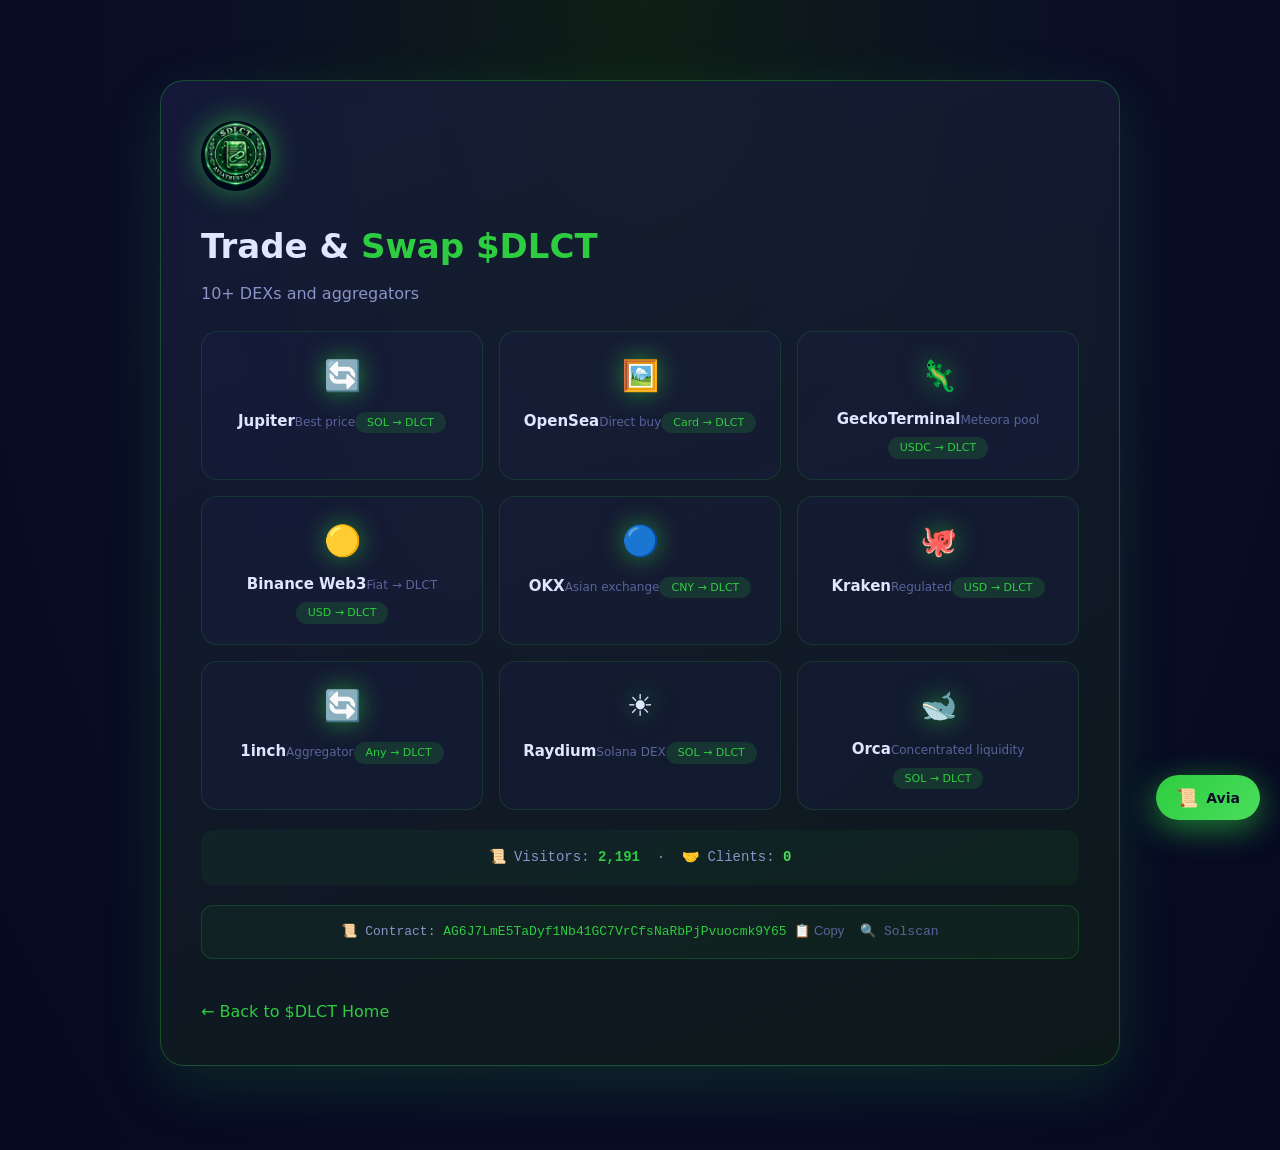
<file: trade.html>
<!DOCTYPE html>
<html lang="en">
<head>
<meta charset="UTF-8" />
<meta name="viewport" content="width=device-width, initial-scale=1.0"/>
<title>Trade & Swap $DLCT — 10+ DEXs</title>
<link rel="icon" href="dlct_logo.png" />
<link rel="stylesheet" href="ai-agent.css" />
<style>
* { margin: 0; padding: 0; box-sizing: border-box; }
body { font-family: 'Segoe UI', system-ui, sans-serif; background: radial-gradient(ellipse at top, #0F1F15 0%, #0A0E27 50%, #060920 100%); color: #E0E6FF; line-height: 1.6; padding-top: 80px; padding-bottom: 60px; }
.container { max-width: 1000px; margin: 0 auto; padding: 0 20px; }
.glass-card { background: linear-gradient(160deg, rgba(26,30,65,0.7), rgba(15,31,21,0.7)); backdrop-filter: blur(12px); border: 1px solid rgba(46,204,64,0.3); border-radius: 24px; padding: 40px; margin-bottom: 24px; box-shadow: 0 20px 60px rgba(46,204,64,0.15); }
.glass-card h1 { font-size: 34px; margin-bottom: 8px; }
.glass-card h1 .highlight { color: #2ECC40; }
.glass-card .sub { color: #8A94C8; margin-bottom: 24px; }
.swap-grid { display: grid; grid-template-columns: repeat(3, 1fr); gap: 16px; }
.swap-card { background: rgba(26,30,65,0.4); border: 1px solid rgba(46,204,64,0.15); border-radius: 16px; padding: 20px 12px; text-align: center; transition: 0.3s; text-decoration: none; color: #E0E6FF; }
.swap-card:hover { border-color: #2ECC40; transform: translateY(-4px); box-shadow: 0 15px 30px rgba(46,204,64,0.2); }
.swap-card .icon { font-size: 30px; display: block; margin-bottom: 6px; filter: drop-shadow(0 0 12px rgba(46,204,64,0.6)); }
.swap-card .name { font-weight: 600; font-size: 15px; }
.swap-card .desc { font-size: 12px; color: #5A649A; }
.pair-badge { display: inline-block; background: rgba(46,204,64,0.15); color: #2ECC40; padding: 2px 12px; border-radius: 12px; font-size: 11px; margin-top: 6px; }
.contract-box { background: rgba(46,204,64,0.05); border: 1px solid rgba(46,204,64,0.2); border-radius: 12px; padding: 16px; margin: 20px 0; text-align: center; font-size: 13px; color: #8A94C8; font-family: 'Courier New', monospace; }
.contract-box .addr { color: #2ECC40; }
.contract-box .copy-btn { background: transparent; border: none; color: #5A649A; cursor: pointer; font-size: 13px; }
.contract-box .copy-btn:hover { color: #2ECC40; }
.contract-box .solscan-link { color: #5A649A; text-decoration: none; font-size: 13px; margin-left: 8px; }
.contract-box .solscan-link:hover { color: #fff; }
.back-link { display: inline-block; margin-top: 20px; color: #2ECC40; text-decoration: none; font-weight: 500; }
.logo-img { height: 70px; width: auto; margin-bottom: 20px; border-radius: 50%; box-shadow: 0 0 30px rgba(46,204,64,0.6); }
.counter-box { text-align: center; padding: 16px; background: rgba(46,204,64,0.05); border-radius: 12px; margin: 20px 0; font-size: 14px; color: #8A94C8; font-family: 'Courier New', monospace; }
.counter-box .counter-visitors { color: #2ECC40; font-weight: 600; }
.counter-box .counter-clients { color: #4ADE5C; font-weight: 600; }
@media (max-width: 800px) { .swap-grid { grid-template-columns: 1fr 1fr; } }
@media (max-width: 450px) { .swap-grid { grid-template-columns: 1fr; } }
</style>
</head>
<body>
<div class="container">
<div class="glass-card">
<img src="dlct_logo.png" alt="$DLCT" class="logo-img" />
<h1>Trade & <span class="highlight">Swap $DLCT</span></h1>
<p class="sub">10+ DEXs and aggregators</p>

<div class="swap-grid">
  <a href="https://jup.ag/tokens/AG6J7LmE5TaDyf1Nb41GC7VrCfsNaRbPjPvuocmk9Y65" target="_blank" class="swap-card"><span class="icon">🔄</span><span class="name">Jupiter</span><span class="desc">Best price</span><span class="pair-badge">SOL → DLCT</span></a>
  <a href="https://opensea.io/token/solana/AG6J7LmE5TaDyf1Nb41GC7VrCfsNaRbPjPvuocmk9Y65" target="_blank" class="swap-card"><span class="icon">🖼️</span><span class="name">OpenSea</span><span class="desc">Direct buy</span><span class="pair-badge">Card → DLCT</span></a>
  <a href="https://www.geckoterminal.com/solana/pools/e3G6EKMa6JVCgXjASbtc5REM5JANEPnsmGCZtDNYV8g" target="_blank" class="swap-card"><span class="icon">🦎</span><span class="name">GeckoTerminal</span><span class="desc">Meteora pool</span><span class="pair-badge">USDC → DLCT</span></a>
  <a href="https://app.binance.com/uni-qr/web3-token-details?tokenCA=AG6J7LmE5TaDyf1Nb41GC7VrCfsNaRbPjPvuocmk9Y65" target="_blank" class="swap-card"><span class="icon">🟡</span><span class="name">Binance Web3</span><span class="desc">Fiat → DLCT</span><span class="pair-badge">USD → DLCT</span></a>
  <a href="https://www.okx.com/" target="_blank" class="swap-card"><span class="icon">🔵</span><span class="name">OKX</span><span class="desc">Asian exchange</span><span class="pair-badge">CNY → DLCT</span></a>
  <a href="https://www.kraken.com/" target="_blank" class="swap-card"><span class="icon">🐙</span><span class="name">Kraken</span><span class="desc">Regulated</span><span class="pair-badge">USD → DLCT</span></a>
  <a href="https://1inch.io/" target="_blank" class="swap-card"><span class="icon">🔄</span><span class="name">1inch</span><span class="desc">Aggregator</span><span class="pair-badge">Any → DLCT</span></a>
  <a href="https://app.raydium.io/swap/?outputMint=AG6J7LmE5TaDyf1Nb41GC7VrCfsNaRbPjPvuocmk9Y65" target="_blank" class="swap-card"><span class="icon">☀️</span><span class="name">Raydium</span><span class="desc">Solana DEX</span><span class="pair-badge">SOL → DLCT</span></a>
  <a href="https://orca.so/swap?outputMint=AG6J7LmE5TaDyf1Nb41GC7VrCfsNaRbPjPvuocmk9Y65" target="_blank" class="swap-card"><span class="icon">🐋</span><span class="name">Orca</span><span class="desc">Concentrated liquidity</span><span class="pair-badge">SOL → DLCT</span></a>
</div>

<div class="counter-box">
  📜 Visitors: <span class="counter-visitors">2,030</span>
  &nbsp;·&nbsp;
  🤝 Clients: <span class="counter-clients">0</span>
</div>

<div class="contract-box">
  📜 Contract: <span class="addr">AG6J7LmE5TaDyf1Nb41GC7VrCfsNaRbPjPvuocmk9Y65</span>
  <button onclick="navigator.clipboard.writeText('AG6J7LmE5TaDyf1Nb41GC7VrCfsNaRbPjPvuocmk9Y65')" class="copy-btn">📋 Copy</button>
  <a href="https://solscan.io/token/AG6J7LmE5TaDyf1Nb41GC7VrCfsNaRbPjPvuocmk9Y65" target="_blank" class="solscan-link">🔍 Solscan</a>
</div>

<a href="index.html" class="back-link">← Back to $DLCT Home</a>
</div>
</div>
<script src="counter.js"></script>
<script src="ai-agent.js"></script>
</body>
</html>
</file>
<file: ai-agent.css>
/* Avia — AI Agent styles for $DLCT */
.avia-btn {
  position: fixed; right: 20px; bottom: 80px; z-index: 9998;
  background: linear-gradient(135deg, #2ECC40 0%, #4ADE5C 100%);
  color: #0A0E27; border: none; border-radius: 50px;
  padding: 12px 20px; font-weight: 700; font-size: 14px; cursor: pointer;
  display: flex; align-items: center; gap: 8px;
  box-shadow: 0 8px 32px rgba(46,204,64,0.6); transition: 0.3s;
  font-family: 'Segoe UI', system-ui, sans-serif;
}
.avia-btn:hover { transform: translateY(-3px); box-shadow: 0 12px 40px rgba(46,204,64,0.9); }
.avia-btn-hidden { opacity: 0; pointer-events: none; transform: scale(0.8); }
.avia-btn-icon { font-size: 18px; }

.avia-window {
  position: fixed; right: 20px; bottom: 80px;
  width: 400px; max-width: calc(100vw - 40px);
  height: 600px; max-height: calc(100vh - 120px);
  background: linear-gradient(160deg, #0A0E27 0%, #0F1F15 100%);
  border: 1px solid rgba(46,204,64,0.4); border-radius: 20px;
  z-index: 9999; display: flex; flex-direction: column; overflow: hidden;
  opacity: 0; transform: translateY(20px) scale(0.95); pointer-events: none;
  transition: 0.3s; box-shadow: 0 20px 60px rgba(0,0,0,0.8), 0 0 40px rgba(46,204,64,0.3);
  font-family: 'Segoe UI', system-ui, sans-serif;
}
.avia-window.avia-open { opacity: 1; transform: translateY(0) scale(1); pointer-events: auto; }

.avia-header {
  display: flex; align-items: center; justify-content: space-between;
  padding: 14px 16px; background: rgba(15,31,21,0.8); border-bottom: 1px solid rgba(46,204,64,0.3);
}
.avia-header-left { display: flex; align-items: center; gap: 10px; }
.avia-avatar { width: 36px; height: 36px; border-radius: 50%; border: 2px solid #2ECC40; object-fit: cover; }
.avia-name { font-size: 15px; font-weight: 700; color: #fff; }
.avia-status { font-size: 11px; color: #8A94C8; }
.avia-close { background: transparent; border: none; color: #8A94C8; font-size: 26px; cursor: pointer; line-height: 1; padding: 0 6px; }
.avia-close:hover { color: #2ECC40; }

.avia-messages { flex: 1; overflow-y: auto; padding: 16px; display: flex; flex-direction: column; gap: 10px; }
.avia-messages::-webkit-scrollbar { width: 6px; }
.avia-messages::-webkit-scrollbar-thumb { background: rgba(46,204,64,0.3); border-radius: 3px; }

.avia-msg { display: flex; max-width: 92%; }
.avia-msg-user { align-self: flex-end; justify-content: flex-end; }
.avia-msg-agent { align-self: flex-start; }

.avia-bubble { padding: 10px 14px; border-radius: 14px; font-size: 13px; line-height: 1.55; word-wrap: break-word; }
.avia-msg-user .avia-bubble { background: linear-gradient(135deg, #2ECC40 0%, #4ADE5C 100%); color: #0A0E27; border-bottom-right-radius: 4px; font-weight: 500; }
.avia-msg-agent .avia-bubble { background: rgba(15,31,21,0.9); color: #E0E6FF; border: 1px solid rgba(46,204,64,0.2); border-bottom-left-radius: 4px; }
.avia-msg-agent .avia-bubble strong { color: #2ECC40; }
.avia-msg-agent .avia-bubble code { background: rgba(46,204,64,0.1); color: #2ECC40; padding: 1px 6px; border-radius: 4px; font-family: 'Courier New', monospace; font-size: 11px; word-break: break-all; }
.avia-msg-agent .avia-bubble a { color: #4ADE5C; text-decoration: none; word-break: break-all; }
.avia-msg-agent .avia-bubble a:hover { text-decoration: underline; }

.avia-suggestions { display: flex; flex-wrap: wrap; gap: 6px; padding: 10px 16px; border-top: 1px solid rgba(46,204,64,0.2); max-height: 160px; overflow-y: auto; }
.avia-suggestion { background: rgba(46,204,64,0.08); border: 1px solid rgba(46,204,64,0.25); color: #2ECC40; padding: 6px 10px; border-radius: 20px; font-size: 11px; cursor: pointer; transition: 0.2s; font-family: 'Segoe UI', system-ui, sans-serif; white-space: nowrap; }
.avia-suggestion:hover { background: rgba(46,204,64,0.2); border-color: #2ECC40; }

.avia-external { display: flex; gap: 6px; padding: 10px 16px; border-top: 1px solid rgba(46,204,64,0.2); background: rgba(6,9,32,0.6); }
.avia-external a { flex: 1; text-align: center; padding: 8px 6px; border-radius: 10px; background: rgba(46,204,64,0.08); border: 1px solid rgba(46,204,64,0.2); color: #2ECC40; text-decoration: none; font-size: 11px; font-weight: 600; transition: 0.2s; }
.avia-external a:hover { background: rgba(46,204,64,0.2); border-color: #2ECC40; }

.avia-footer { text-align: center; padding: 8px 12px; font-size: 10px; color: #3A406A; background: rgba(6,9,32,0.8); border-top: 1px solid rgba(46,204,64,0.2); }

@media (max-width: 480px) {
  .avia-window { right: 10px; bottom: 10px; width: calc(100vw - 20px); height: calc(100vh - 20px); max-height: calc(100vh - 20px); border-radius: 16px; }
  .avia-btn { right: 12px; bottom: 72px; padding: 10px 16px; font-size: 13px; }
  .avia-btn-label { display: none; }
}
</file>
